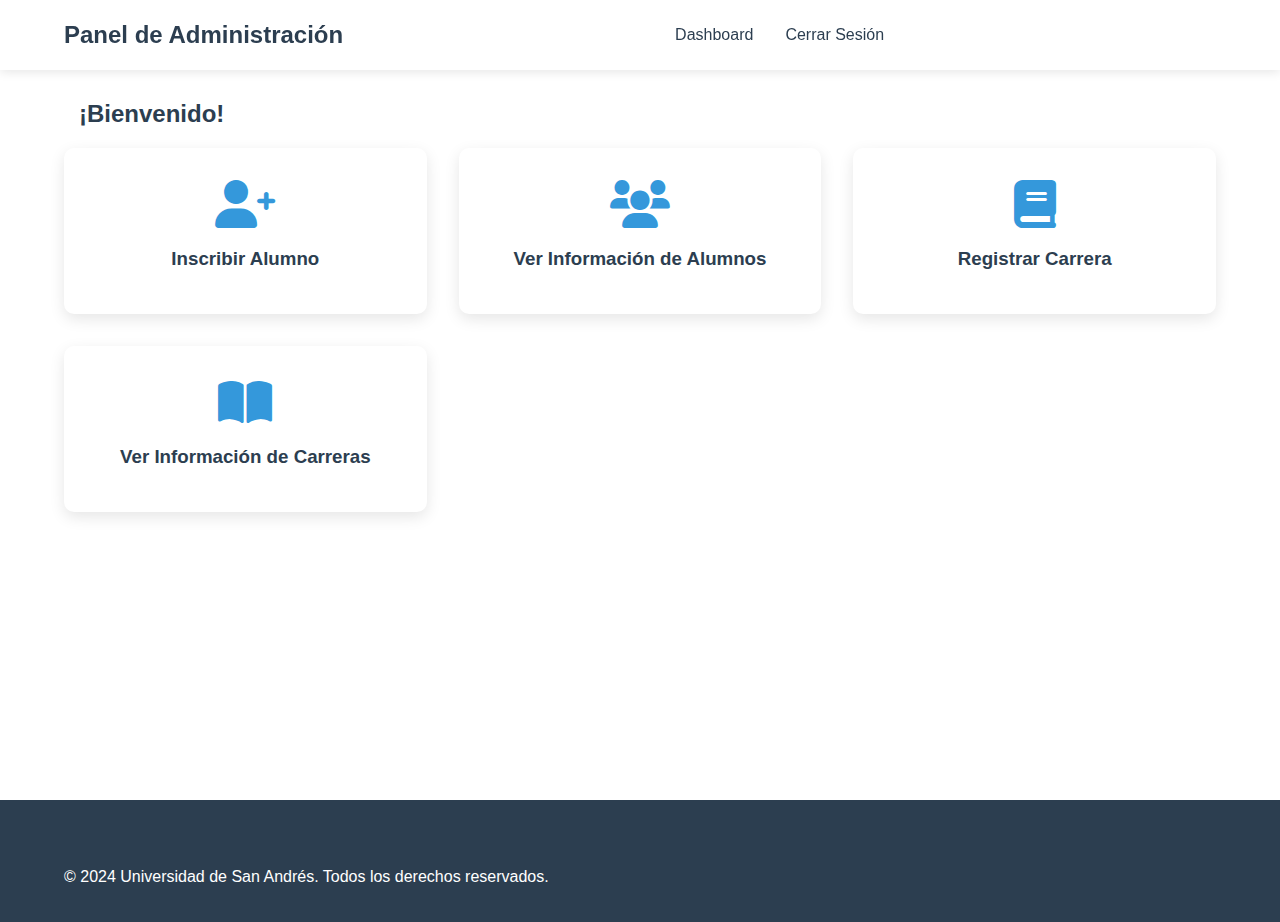
<file: admin/admin.html>
<!DOCTYPE html>
<html lang="es">
<head>
    <meta charset="UTF-8">
    <meta name="viewport" content="width=device-width, initial-scale=1.0">
    <title>Panel de Administración - Universidad de San Andrés</title>
    <link rel="stylesheet" href="admin_styles.css">  <!-- Enlace a tu CSS -->
    <link href="https://cdnjs.cloudflare.com/ajax/libs/font-awesome/6.0.0/css/all.min.css" rel="stylesheet">
</head>
<body>
    <header>
        <nav class="navbar">
            <div class="logo">
                <h1>Panel de Administración</h1>
            </div>
            <ul class="nav-links">
                <li><a href="#">Dashboard</a></li>
                <li><a href="./logout.html">Cerrar Sesión</a></li> </ul>
            <div class="hamburger">
                <span></span>
                <span></span>
                <span></span>
            </div>
        </nav>
    </header>

    <main>
        <section class="admin-dashboard">
            <h2>¡Bienvenido!</h2>
            <div class="dashboard-grid">

                <a href="./InscribirAlumnos/insicribirAlumnos.html" class="dashboard-card">
                    <i class="fas fa-user-plus"></i>
                    <h3>Inscribir Alumno</h3>
                </a>

                <a href="./admin/ver_alumno.html" class="dashboard-card">
                    <i class="fas fa-users"></i>
                    <h3>Ver Información de Alumnos</h3>
                </a>

                <a href="./admin/registrar_carrera.html" class="dashboard-card">
                    <i class="fas fa-book"></i>
                    <h3>Registrar Carrera</h3>
                </a>

                <a href="./admin/ver_carrera.html" class="dashboard-card">
                    <i class="fas fa-book-open"></i>
                    <h3>Ver Información de Carreras</h3>
                </a>
                

            </div>
        </section>
    </main>

    <footer>
        <div class="footer-content">
            <div class="footer-bottom">
                <p>© 2024 Universidad de San Andrés. Todos los derechos reservados.</p>
            </div>
        </div>
    </footer>

    <script src="admin_app.js"></script> <!-- Enlace a tu JS -->
</body>
</html>
</file>
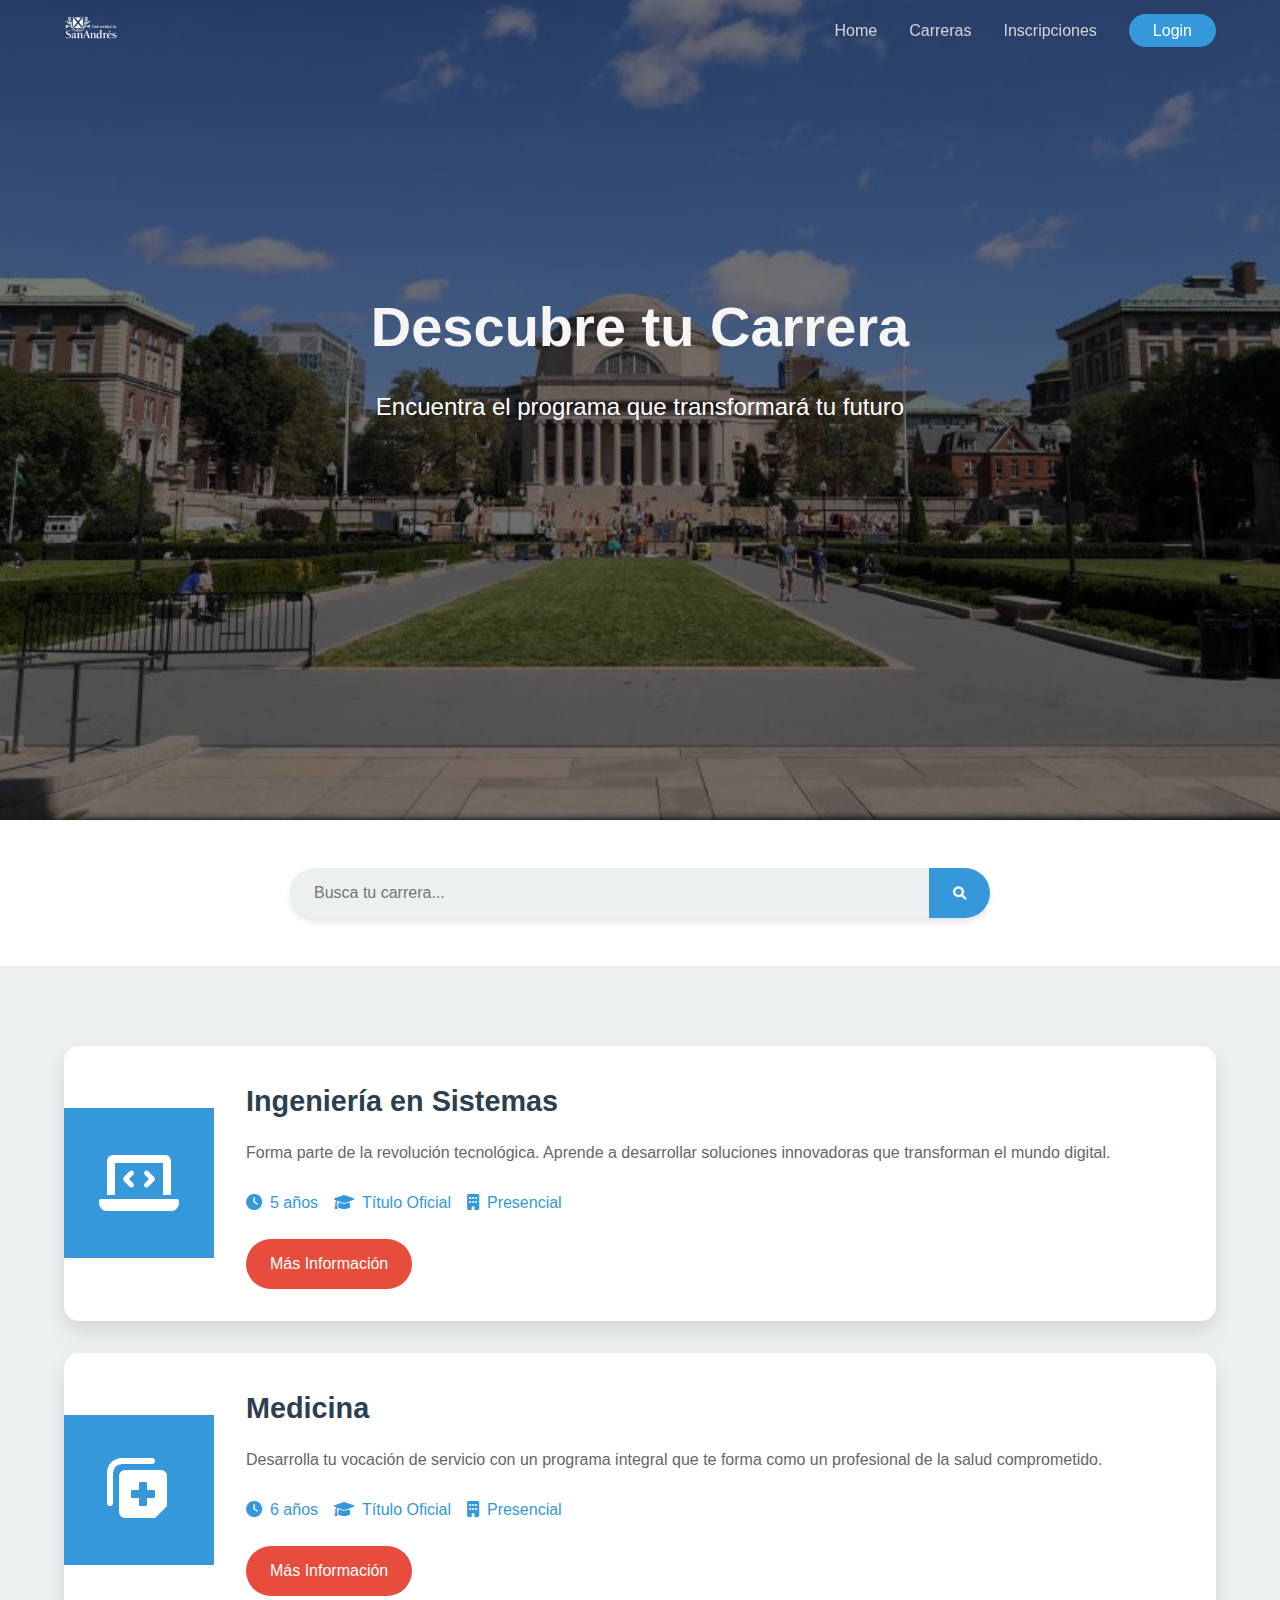
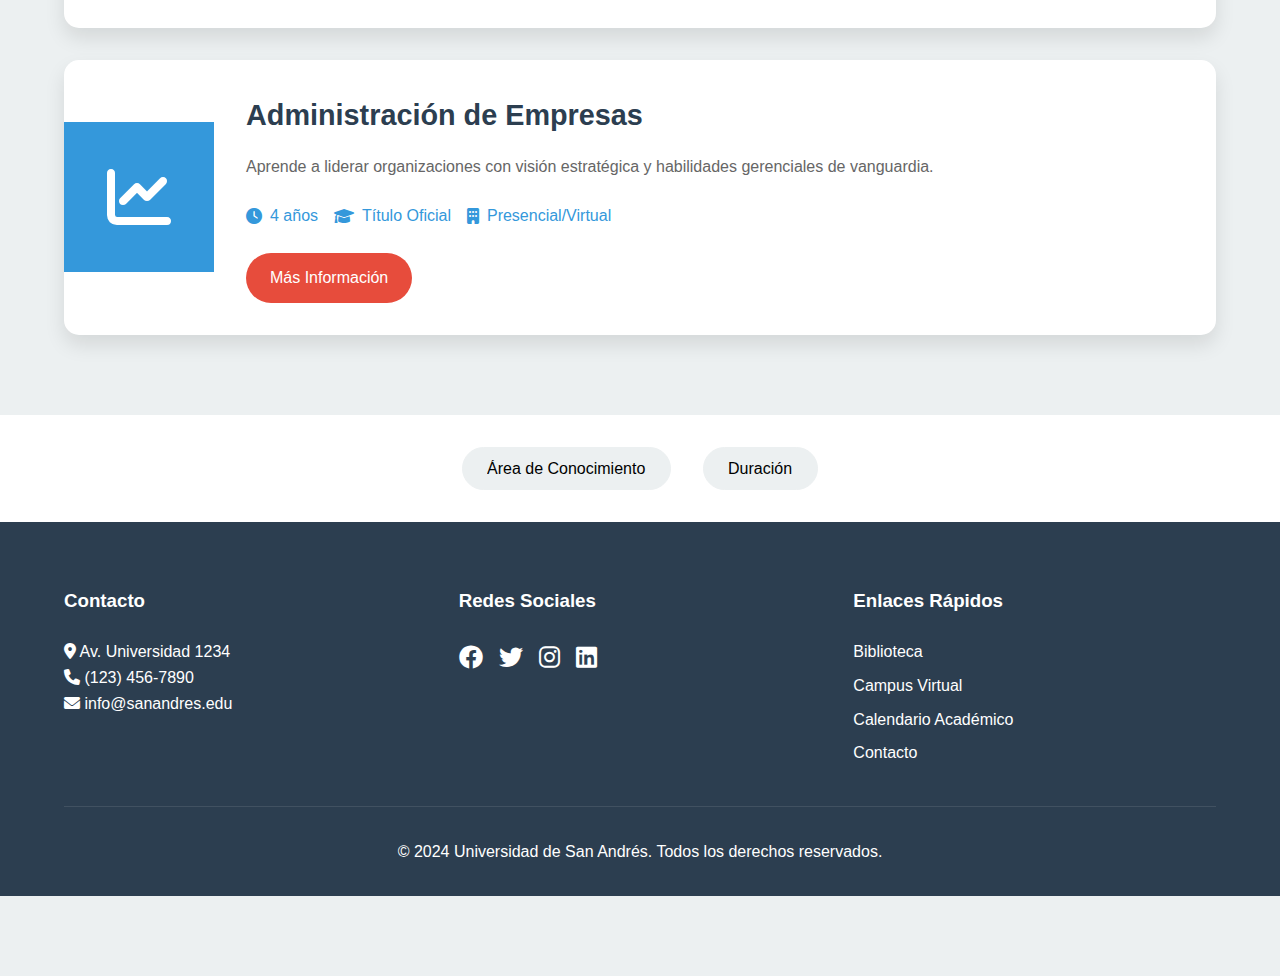
<file: carreras/carreras.html>
<!DOCTYPE html>
<html lang="es">
<head>
    <meta charset="UTF-8">
    <meta name="viewport" content="width=device-width, initial-scale=1.0">
    <title>Carreras - Universidad de San Andrés</title>
    <link href="https://cdnjs.cloudflare.com/ajax/libs/font-awesome/6.0.0/css/all.min.css" rel="stylesheet">
    <link rel="stylesheet" href="carreras.css">
    <link rel="stylesheet" href="../navbar/navbar.css">
</head>
<body>
    <header>
        <!--
        <nav class="navbar">
            <div class="logo">
                <a href="../index.html" style="text-decoration: none;"><h1>Universidad de San Andrés</h1></a>
            </div>
            <ul class="nav-links">
                <li><a href="../index.html" style="text-decoration: none;">Home</a></li>
                <li><a href="#" class="active">Carreras</a></li>
                <li><a href="#">Inscripciones</a></li>
                <li><a href="#" class="login-btn">Login</a></li>
            </ul>
            <div class="hamburger">
                <span></span>
                <span></span>
                <span></span>
            </div>
        </nav>-->
        <div id="navbar-container"></div>
    </header>

    <main>
        <section class="careers-hero">
            <div class="hero-content">
                <h2>Descubre tu Carrera</h2>
                <p>Encuentra el programa que transformará tu futuro</p>
            </div>
        </section>

        <section class="careers-search">
            <div class="search-container">
                <input type="text" class="search-input" placeholder="Busca tu carrera...">
                <button class="search-button">
                    <i class="fas fa-search"></i>
                </button>
            </div>
        </section>

        <section class="careers-grid">
            <div class="career-card"></div>
        </section>

        <section class="career-filters">
            <div class="filter-container">
                <div class="filter-dropdown">
                    <select class="area-filter">
                        <option value="">Área de Conocimiento</option>
                        <option value="tecnologia">Tecnología</option>
                        <option value="salud">Salud</option>
                        <option value="negocios">Negocios</option>
                        <option value="humanidades">Humanidades</option>
                    </select>
                </div>
                <div class="filter-dropdown">
                    <select class="duration-filter">
                        <option value="">Duración</option>
                        <option value="3">3 años</option>
                        <option value="4">4 años</option>
                        <option value="5">5 años</option>
                        <option value="6">6 años</option>
                    </select>
                </div>
            </div>
        </section>
    </main>

    <footer>
        <div class="footer-content">
            <div class="footer-section">
                <h3>Contacto</h3>
                <p><i class="fas fa-map-marker-alt"></i> Av. Universidad 1234</p>
                <p><i class="fas fa-phone"></i> (123) 456-7890</p>
                <p><i class="fas fa-envelope"></i> info@sanandres.edu</p>
            </div>
            <div class="footer-section">
                <h3>Redes Sociales</h3>
                <div class="social-links">
                    <a href="#"><i class="fab fa-facebook"></i></a>
                    <a href="#"><i class="fab fa-twitter"></i></a>
                    <a href="#"><i class="fab fa-instagram"></i></a>
                    <a href="#"><i class="fab fa-linkedin"></i></a>
                </div>
            </div>
            <div class="footer-section">
                <h3>Enlaces Rápidos</h3>
                <ul>
                    <li><a href="#">Biblioteca</a></li>
                    <li><a href="#">Campus Virtual</a></li>
                    <li><a href="#">Calendario Académico</a></li>
                    <li><a href="#">Contacto</a></li>
                </ul>
            </div>
        </div>
        <div class="footer-bottom">
            <p>&copy; 2024 Universidad de San Andrés. Todos los derechos reservados.</p>
        </div>
    </footer>
    <script src="carreras.js"></script>
    <script src="../navbar/navbar.js"></script>
</body>
</html>
</file>
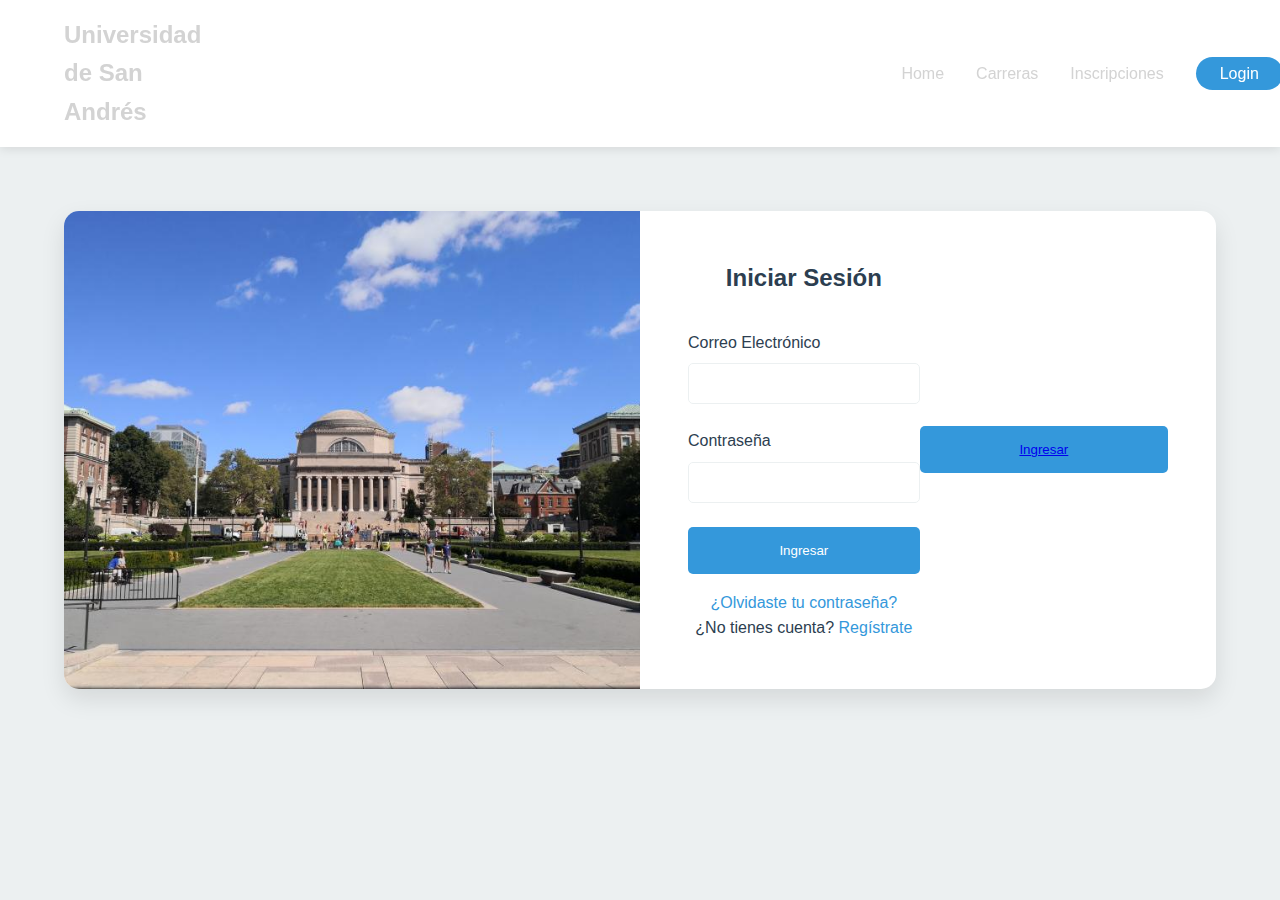
<file: login/login.html>
<!DOCTYPE html>
<html lang="es">
<head>
    <meta charset="UTF-8">
    <title>Iniciar Sesión - Universidad de San Andrés</title>
    <link rel="stylesheet" href="login.css">
</head>
<body>
    <nav class="navbar">
        <div class="logo">
            <h1>Universidad de San Andrés</h1>
        </div>
        <ul class="nav-links">
            <li><a href="../main/index.html">Home</a></li>
            <li><a href="./carreras/carreras.html">Carreras</a></li>
            <li><a href="#">Inscripciones</a></li>
            <li><a href="#" class="login-btn">Login</a></li>
        </ul>
        <div class="hamburger">
            <span></span>
            <span></span>
            <span></span>
        </div>
    </nav>

    <div class="login-container">
        <div class="login-wrapper">
            <div class="login-image">
                <img src="/assets/unicampus.jpg" alt="Campus Universidad de San Andrés">
            </div>
            <div class="login-form-section">
                <form class="login-form">
                    <h2>Iniciar Sesión</h2>
                    <div class="form-group">
                        <label for="email">Correo Electrónico</label>
                        <input type="email" id="email" name="email" required>
                    </div>
                    <div class="form-group">
                        <label for="password">Contraseña</label>
                        <input type="password" id="password" name="password" required>
                    </div>
                    <button type="submit" class="login-submit">Ingresar</button>
                    <div class="form-footer">
                        <a href="#" class="forgot-password">¿Olvidaste tu contraseña?</a>
                        <p>¿No tienes cuenta? <a href="#" class="register-link">Regístrate</a></p>
                    </div>
                </form>
                <button type="submit" class="login-submit"><a href="../admin/admin.html">Ingresar</a></button>
            </div>
        </div>
    </div>
    <script src="login.js"></script>
</body>
</html>
</file>
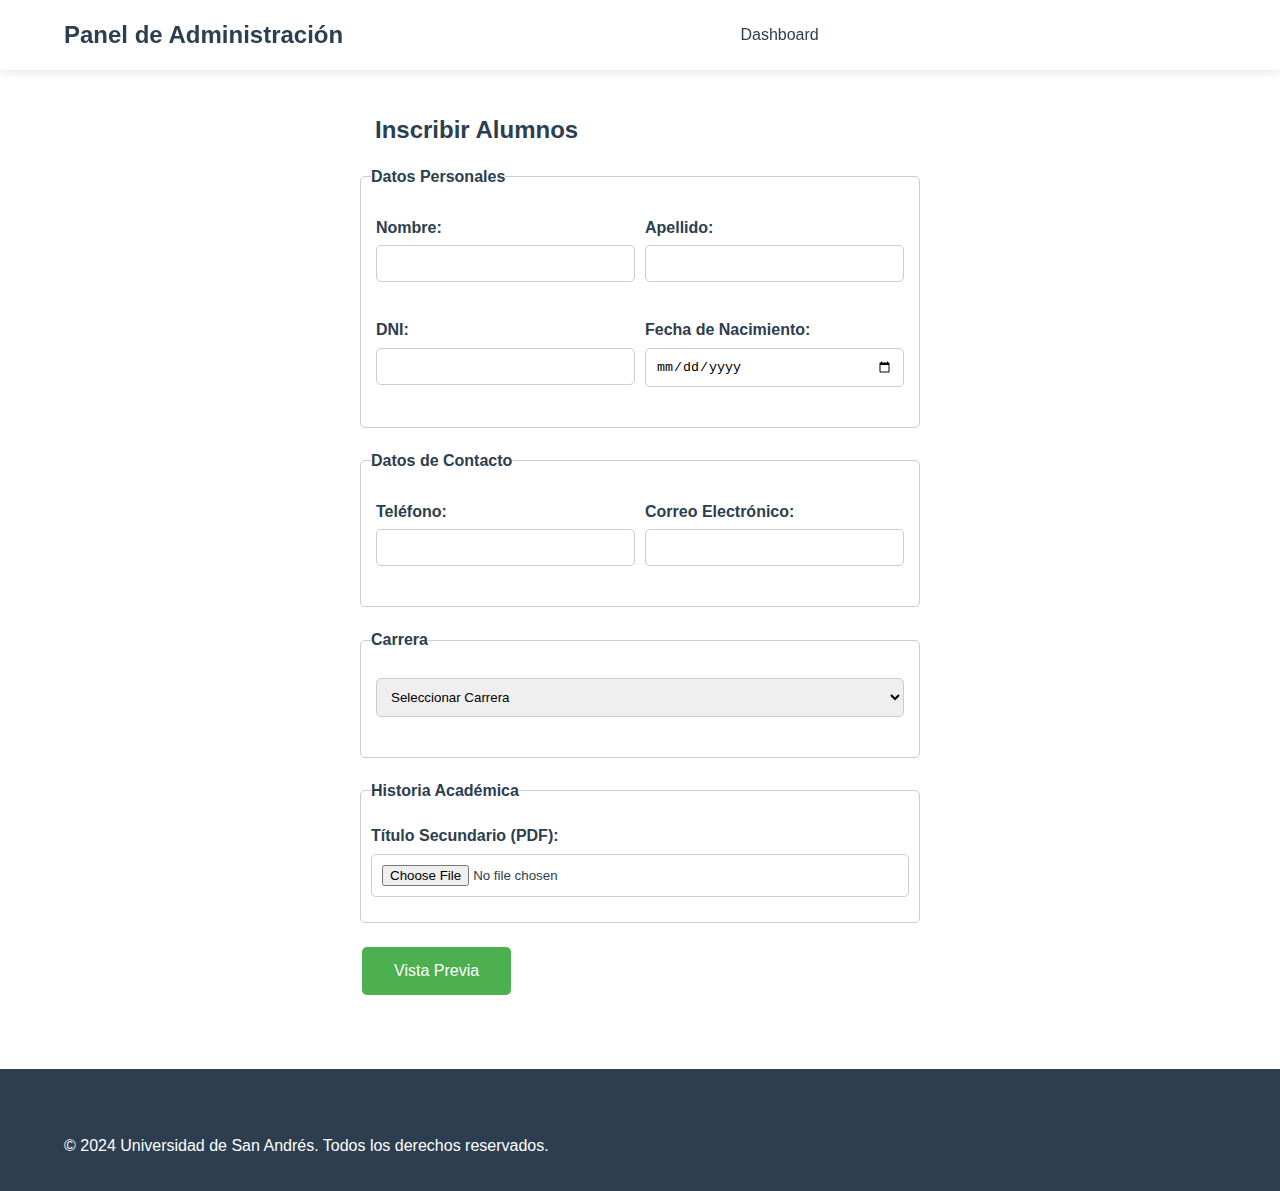
<file: admin/InscribirAlumnos/insicribirAlumnos.html>
<!DOCTYPE html>
<html lang="es">
<head>
    <meta charset="UTF-8">
    <meta name="viewport" content="width=device-width, initial-scale=1.0">
    <title>Inscribir Alumno - Universidad de San Andrés</title>
    <link rel="stylesheet" href="../admin_styles.css">  
    <link href="https://cdnjs.cloudflare.com/ajax/libs/font-awesome/6.0.0/css/all.min.css" rel="stylesheet">
</head>
<body>
    <div id="content-wrapper"> <header> </header> <main> </main> </div>  // navbar y main dentro del contenedor
        <nav class="navbar">
            <div class="logo">
                <h1>Panel de Administración</h1>
            </div>
            <ul class="nav-links">
                <li><a href="admin.html">Dashboard</a></li> </ul>
            <div class="hamburger">
                <span></span>
                <span></span>
                <span></span>
            </div>
        </nav>
    </header>

    <main>
        <section id="inscripcion-alumnos">
            <h2>Inscribir Alumnos</h2>
            <form id="formulario-inscripcion">
                <fieldset>
                  <legend>Datos Personales</legend>
                  <div class="row">
                    <div class="col">
                      <label for="nombre">Nombre:</label>
                      <input type="text" id="nombre" name="nombre" required>
                    </div>
                    <div class="col">
                      <label for="apellido">Apellido:</label>
                      <input type="text" id="apellido" name="apellido" required>
                    </div>
                  </div>
                  <div class="row">
                     <div class="col">
                      <label for="dni">DNI:</label>
                      <input type="text" id="dni" name="dni" required>
                    </div>
                    <div class="col">
                      <label for="fechaNacimiento">Fecha de Nacimiento:</label>
                      <input type="date" id="fechaNacimiento" name="fechaNacimiento" required>
                    </div>
              
                  </div>
              
                  </fieldset>
              
              
                  <fieldset>
                    <legend>Datos de Contacto</legend>
              
                      <div class="row">
                           <div class="col">
                      <label for="telefono">Teléfono:</label>
                      <input type="tel" id="telefono" name="telefono" required>
                    </div>
                    <div class="col">
                      <label for="correo">Correo Electrónico:</label>
                      <input type="email" id="correo" name="correo" required>
                    </div>
              
                      </div>
              
                  </fieldset>

                  <fieldset>
                    <legend>Carrera</legend>
              
                      <div class="row">
                           <div class="col">
                            <select id="carrera" name="carrera" required>
                                <option value="">Seleccionar Carrera</option>
                                <!-- Aquí irán las opciones de carreras (se completarán con JS o backend) -->
                            </select>                    
                        </div>
                      </div>
              
                  </fieldset>
              
                <fieldset>
                  <legend>Historia Académica</legend>
                  <label for="tituloSecundario">Título Secundario (PDF):</label>
                  <input type="file" id="tituloSecundario" name="tituloSecundario" accept=".pdf" required>
              
              
                </fieldset>
              
                  </form>

                <button type="button" id="btnVistaPrevia">Vista Previa</button>
            </form>

            <div id="modalVistaPrevia" class="modal">
                <div class="modal-content">
                    <span class="close-modal">&times;</span>
                    <h3>Vista Previa de la Inscripción</h3>

                    <p><span class="preview-label">Nombre:</span> <span id="preview-nombre"></span></p>
                    <p><span class="preview-label">Apellido:</span> <span id="preview-apellido"></span></p>
                    <p><span class="preview-label">DNI:</span> <span id="preview-dni"></span></p>
                    <p><span class="preview-label">Fecha de Nacimiento:</span> <span id="preview-fechaNacimiento"></span></p>
                    <p><span class="preview-label">Teléfono:</span> <span id="preview-telefono"></span></p>
                    <p><span class="preview-label">Correo Electrónico:</span> <span id="preview-correo"></span></p>
                    <p><span class="preview-label">Domicilio:</span> <span id="preview-domicilio"></span></p>
                    <p><span class="preview-label">Carrera:</span> <span id="preview-carrera"></span></p>



                    <button id="btnCompletar">Completar</button>
                </div>
            </div>
        </section>
    </main>

    <footer>
        <div class="footer-content">
            <div class="footer-bottom">
                <p>© 2024 Universidad de San Andrés. Todos los derechos reservados.</p>
            </div>
        </div>
    </footer>

    <script src="./inscribirAlumnos.js"></script>
     <link rel="stylesheet" href="./inscribirAlumnos.css">

</body>
</html>
</file>
<file: admin/admin_styles.css>
/* Variables globales (igual que en styles.css) */
:root {
    --primary-color: #2C3E50;
    --secondary-color: #3498DB;
    --accent-color: #E74C3C;
    --text-color: #2C3E50;
    --light-gray: #ECF0F1;
    --white: #FFFFFF;
    --transition: all 0.3s ease;
}

h2{
    margin: 15px 15px 15px 15px;
}

/* Reset y estilos base (igual que en styles.css) */
* {
    margin: 0;
    padding: 0;
    box-sizing: border-box;
}

body {
    font-family: 'Segoe UI', Tahoma, Geneva, Verdana, sans-serif;
    line-height: 1.6;
    color: var(--text-color);
}

/* Navegación (similar a styles.css, pero simplificado para el admin) */
.navbar {
    background: var(--white);
    padding: 1rem 5%;
    position: fixed;
    width: 100%;
    top: 0;
    z-index: 1000;
    display: flex;
    justify-content: space-between;
    align-items: center;
    box-shadow: 0 2px 10px rgba(0,0,0,0.1);
}

.logo h1 {
    font-size: 1.5rem;
    color: var(--primary-color); /* Color del logo en el admin */
}

.nav-links {
    display: flex;
    list-style: none;
    gap: 2rem;
}

.nav-links a {
    text-decoration: none;
    color: var(--primary-color);
    font-weight: 500;
    transition: var(--transition);
}

.nav-links a:hover {
    color: var(--secondary-color);
}


/* Dashboard */
.admin-dashboard {
    padding: 5rem 5%;
    min-height: calc(100vh - 100px); /* Ajusta para evitar que el footer se superponga */
}

.dashboard-grid {
    display: grid;
    align-items: center; /* Vertically center within the grid area */
    justify-content: center; /* Horizontally center the grid */
    align-content: center;
    align-items: center;
    grid-column: 3;
    grid-template-columns: repeat(auto-fit, minmax(300px, 1fr));
    gap: 2rem;
}

.dashboard-card {
    background: var(--white);
    border-radius: 10px;
    padding: 2rem;
    text-align: center;
    box-shadow: 0 5px 15px rgba(0,0,0,0.1);
    transition: var(--transition);
    text-decoration: none; /* Para que los enlaces no tengan subrayado */
    color: var(--primary-color); /* Color del texto de las tarjetas */
}

.dashboard-card:hover {
    transform: translateY(-5px);
    box-shadow: 0 10px 20px rgba(0,0,0,0.15);
    background-color: var(--light-gray);
}

.dashboard-card i {
    font-size: 3rem;
    color: var(--secondary-color);
    margin-bottom: 1rem;
}

.dashboard-card h3 {
    margin-bottom: 0.5rem;
}


/* Footer (similar a styles.css) */
footer {
    background: var(--primary-color);
    color: var(--white);
    padding: 4rem 5% 2rem;
    position: relative; /* Para evitar que el footer se superponga al contenido */
    bottom: 0;
    width: 100%;
}

/* Responsividad (Ajusta según sea necesario) */
@media (max-width: 768px) {
    .nav-links {
        display: none;
    }
    .hamburger {
        display: block;
        cursor: pointer;
    }
    .hamburger span {
        display: block;
        width: 25px;
        height: 3px;
        background: var(--text-color);
        margin: 5px 0;
    }
}
</file>
<file: carreras/carreras.css>
/* Variables globales (reutilizando las mismas del home) */
:root {
    --primary-color: #2C3E50;
    --secondary-color: #3498DB;
    --accent-color: #E74C3C;
    --text-color: #2C3E50;
    --light-gray: #ECF0F1;
    --white: #FFFFFF;
    --transition: all 0.3s ease;
}

* {
    margin: 0;
    padding: 0;
    box-sizing: border-box;
}

body {
    font-family: 'Segoe UI', Tahoma, Geneva, Verdana, sans-serif;
    line-height: 1.6;
    color: var(--text-color);
    background-color: var(--light-gray);
}

/* Navbar (mismo del home) */

/* Careers Hero */
.careers-hero {
    height: 100vh;
    background: linear-gradient(rgba(0,0,0,0.5), rgba(0,0,0,0.5)), url('/assets/unicampus.jpg');
    background-size: cover;
    background-position: center;
    display: flex;
    align-items: center;
    text-align: center;
    color: var(--white);
    padding: 0 5%;
    margin-top: -80px;
}

.hero-content {
    max-width: 800px;
    margin: 0 auto;
}

.hero-content h2 {
    font-size: 3.5rem;
    margin-bottom: 1rem;
    color: whitesmoke;
}

.hero-content p {
    font-size: 1.5rem;
    margin-bottom: 2rem;
}

.cta-button {
    display: inline-block;
    padding: 1rem 2rem;
    background: var(--accent-color);
    color: var(--white);
    text-decoration: none;
    border-radius: 30px;
    font-size: 1.2rem;
    transition: var(--transition);
}

.cta-button:hover {
    background: var(--secondary-color);
    transform: translateY(-3px);
}

/* Barra de Búsqueda */
.careers-search {
    padding: 3rem 5%;
    background: var(--white);
}

.search-container {
    display: flex;
    max-width: 700px;
    margin: 0 auto;
    box-shadow: 0 4px 6px rgba(0,0,0,0.1);
    border-radius: 50px;
    overflow: hidden;
}

.search-input {
    flex-grow: 1;
    padding: 1rem 1.5rem;
    border: none;
    font-size: 1rem;
    background: var(--light-gray);
}

.search-button {
    padding: 1rem 1.5rem;
    background: var(--secondary-color);
    color: var(--white);
    border: none;
    cursor: pointer;
    transition: var(--transition);
}

.search-button:hover {
    background: var(--primary-color);
}

/* Career Cards */
.careers-grid {
    padding: 3rem 5%;
}

.career-card {
    background: var(--white);
    display: flex;
    align-items: center;
    border-radius: 15px;
    overflow: hidden;
    box-shadow: 0 10px 20px rgba(0,0,0,0.1);
    transition: var(--transition);
    margin-bottom: 2rem;
}

.career-card:hover {
    transform: translateY(-10px);
    box-shadow: 0 15px 30px rgba(0,0,0,0.15);
}

.career-icon {
    background: var(--secondary-color);
    color: var(--white);
    width: 150px;
    height: 150px;
    display: flex;
    align-items: center;
    justify-content: center;
    font-size: 4rem;
}

.career-info {
    padding: 2rem;
    flex-grow: 1;
}

.career-info h3 {
    font-size: 1.8rem;
    margin-bottom: 1rem;
    color: var(--primary-color);
}

.career-info p {
    margin-bottom: 1.5rem;
    color: #666;
}

.career-details {
    display: flex;
    gap: 1rem;
    margin-bottom: 1.5rem;
}

.career-details .detail {
    display: flex;
    align-items: center;
    gap: 0.5rem;
    color: var(--secondary-color);
}

.more-info-btn {
    display: inline-block;
    padding: 0.75rem 1.5rem;
    background: var(--accent-color);
    color: var(--white);
    text-decoration: none;
    border-radius: 25px;
    transition: var(--transition);
}

.more-info-btn:hover {
    background: var(--secondary-color);
    transform: translateY(-3px);
}

/* Filtros */
.career-filters {
    padding: 2rem 5%;
    background: var(--white);
}

.filter-container {
    display: flex;
    justify-content: center;
    gap: 2rem;
}

.filter-dropdown select {
    padding: 0.75rem 1.5rem;
    border: 1px solid var(--light-gray);
    border-radius: 25px;
    appearance: none;
    background: var(--light-gray);
    font-size: 1rem;
    cursor: pointer;
    transition: var(--transition);
}

.filter-dropdown select:hover {
    border-color: var(--secondary-color);
}

/* Footer (mismo del home) */
footer {
    background: var(--primary-color);
    color: var(--white);
    padding: 4rem 5% 2rem;
}

.footer-content {
    display: grid;
    grid-template-columns: repeat(auto-fit, minmax(250px, 1fr));
    gap: 2rem;
}

.footer-section h3 {
    margin-bottom: 1.5rem;
}

.social-links {
    display: flex;
    gap: 1rem;
}

.social-links a {
    color: var(--white);
    font-size: 1.5rem;
    transition: var(--transition);
}

.social-links a:hover {
    color: var(--secondary-color);
}

.footer-section ul {
    list-style: none;
}

.footer-section ul li {
    margin-bottom: 0.5rem;
}

.footer-section ul li a {
    color: var(--white);
    text-decoration: none;
    transition: var(--transition);
}

.footer-section ul li a:hover {
    color: var(--secondary-color);
}

.footer-bottom {
    margin-top: 2rem;
    padding-top: 2rem;
    border-top: 1px solid rgba(255,255,255,0.1);
    text-align: center;
}

/* Responsive Design */
@media (max-width: 768px) {
    .career-card {
        flex-direction: column;
        text-align: center;
    }

    .career-icon {
        width: 100%;
        height: 200px;
    }

    .filter-container {
        flex-direction: column;
        align-items: center;
    }

    .careers-hero h2 {
        font-size: 2rem;
    }

    .careers-hero p {
        font-size: 1.2rem;
    }
}
</file>
<file: navbar/navbar.css>
/* Navegación */
.navbar {
    background: transparent;
    box-shadow: none;
    padding: 1rem 5%;
    position: fixed;
    width: 100%;
    top: 0;
    z-index: 1000;
    display: flex;
    justify-content: space-between;
    align-items: center;
}

.logo h1 {
    font-size: 1.5rem;
    color: lightgray;
}

#logoUniversidad {
    width: 75%; /* La imagen ocupará el 50% del ancho del contenedor */
    height: auto;
}

.nav-links {
    display: flex;
    margin-left: 700px;
    list-style: none;
    gap: 2rem;
}

.nav-links a {
    text-decoration: none;
    color: lightgray;
    font-weight: 500;
    transition: var(--transition);
}

.nav-links a:hover {
    color: var(--secondary-color);
}

.login-btn {
    background: var(--secondary-color);
    color: var(--white) !important;
    padding: 0.5rem 1.5rem;
    border-radius: 25px;
}

.login-btn:hover {
    background: var(--primary-color);
    transform: translateY(-2px);
}
</file>
<file: login/login.css>
/* Login Page Styles */
.login-container {
    display: flex;
    justify-content: center;
    align-items: center;
    min-height: 100vh;
    background-color: var(--light-gray);
}

.login-wrapper {
    display: grid;
    grid-template-columns: 1fr 1fr;
    width: 90%;
    max-width: 1200px;
    background: var(--white);
    box-shadow: 0 10px 25px rgba(0,0,0,0.1);
    border-radius: 15px;
    overflow: hidden;
}

.login-image {
    position: relative;
}

.login-image img {
    width: 100%;
    height: 100%;
    object-fit: cover;
}

.login-form-section {
    display: flex;
    justify-content: center;
    align-items: center;
    padding: 3rem;
}

.login-form {
    width: 100%;
    max-width: 400px;
}

.login-form h2 {
    text-align: center;
    margin-bottom: 2rem;
    color: var(--primary-color);
}

.form-group {
    margin-bottom: 1.5rem;
}

.form-group label {
    display: block;
    margin-bottom: 0.5rem;
    color: var(--text-color);
}

.form-group input {
    width: 100%;
    padding: 0.75rem;
    border: 1px solid var(--light-gray);
    border-radius: 5px;
    transition: border-color 0.3s ease;
}

.form-group input:focus {
    outline: none;
    border-color: var(--secondary-color);
}

.login-submit {
    width: 100%;
    background: var(--secondary-color);
    color: var(--white);
    border: none;
    padding: 1rem;
    border-radius: 5px;
    cursor: pointer;
    transition: background 0.3s ease;
}

.login-submit:hover {
    background: var(--primary-color);
}

.form-footer {
    text-align: center;
    margin-top: 1rem;
}

.forgot-password, .register-link {
    color: var(--secondary-color);
    text-decoration: none;
}

.social-login {
    margin-top: 2rem;
    text-align: center;
}

.social-buttons {
    display: flex;
    justify-content: center;
    gap: 1rem;
}

.social-btn {
    padding: 0.75rem 1.5rem;
    border: none;
    border-radius: 5px;
    cursor: pointer;
    transition: opacity 0.3s ease;
}

.social-btn:hover {
    opacity: 0.8;
}

.social-btn.google {
    background-color: #DB4437;
    color: var(--white);
}

.social-btn.facebook {
    background-color: #3b5998;
    color: var(--white);
}

/* Responsive Design */
@media (max-width: 768px) {
    .login-wrapper {
        grid-template-columns: 1fr;
    }

    .login-image {
        display: none;
    }
}

/* Variables globales */
:root {
    --primary-color: #2C3E50;
    --secondary-color: #3498DB;
    --accent-color: #E74C3C;
    --text-color: #2C3E50;
    --light-gray: #ECF0F1;
    --white: #FFFFFF;
    --transition: all 0.3s ease;
}

/* Reset y estilos base */
* {
    margin: 0;
    padding: 0;
    box-sizing: border-box;
}

body {
    font-family: 'Segoe UI', Tahoma, Geneva, Verdana, sans-serif;
    line-height: 1.6;
    color: var(--text-color);
}

/* Navegación */
.navbar {
    background: var(--white);
    padding: 1rem 5%;
    position: fixed;
    width: 100%;
    top: 0;
    z-index: 1000;
    display: flex;
    justify-content: space-between;
    align-items: center;
    box-shadow: 0 2px 10px rgba(0,0,0,0.1);
}

.logo h1 {
    font-size: 1.5rem;
    color: lightgray;
}

.nav-links {
    display: flex;
    margin-left: 700px;
    list-style: none;
    gap: 2rem;
}

.nav-links a {
    text-decoration: none;
    color: lightgray;
    font-weight: 500;
    transition: var(--transition);
}

.nav-links a:hover {
    color: var(--secondary-color);
}

.login-btn {
    background: var(--secondary-color);
    color: var(--white) !important;
    padding: 0.5rem 1.5rem;
    border-radius: 25px;
}

.login-btn:hover {
    background: var(--primary-color);
    transform: translateY(-2px);
}

/* Hero Section */
.hero {
    height: 100vh;
    background: linear-gradient(rgba(0,0,0,0.5), rgba(0,0,0,0.5)), url('/assets/unicampus.jpg');
    background-size: cover;
    background-position: center;
    display: flex;
    align-items: center;
    text-align: center;
    color: var(--white);
    padding: 0 5%;
    margin-top: -80px;
}

.hero-content {
    max-width: 800px;
    margin: 0 auto;
}

.hero-content h2 {
    font-size: 3.5rem;
    margin-bottom: 1rem;
    color: whitesmoke;
}

.hero-content p {
    font-size: 1.5rem;
    margin-bottom: 2rem;
}

.cta-button {
    display: inline-block;
    padding: 1rem 2rem;
    background: var(--accent-color);
    color: var(--white);
    text-decoration: none;
    border-radius: 30px;
    font-size: 1.2rem;
    transition: var(--transition);
}

.cta-button:hover {
    background: var(--secondary-color);
    transform: translateY(-3px);
}

/* Programas Destacados */
.featured-programs {
    padding: 5rem 5%;
    background: var(--light-gray);
}

.program-grid {
    display: grid;
    grid-template-columns: repeat(auto-fit, minmax(300px, 1fr));
    gap: 2rem;
    margin-top: 2rem;
}

.program-card {
    background: var(--white);
    border-radius: 10px;
    overflow: hidden;
    transition: var(--transition);
}

.program-card:hover {
    transform: translateY(-10px);
    box-shadow: 0 10px 20px rgba(0,0,0,0.1);
}

.program-card img {
    width: 100%;
    height: 200px;
    object-fit: cover;
}

.program-card h3 {
    padding: 1rem;
}

.program-card p {
    padding: 0 1rem 1rem;
}

/* Por qué elegirnos */
.why-choose-us {
    padding: 5rem 5%;
}

.features-grid {
    display: grid;
    grid-template-columns: repeat(auto-fit, minmax(250px, 1fr));
    gap: 2rem;
    margin-top: 2rem;
}

.feature {
    text-align: center;
    padding: 2rem;
    transition: var(--transition);
}

.feature i {
    font-size: 3rem;
    color: var(--secondary-color);
    margin-bottom: 1rem;
}

.feature:hover {
    transform: translateY(-5px);
}

/* Vida Universitaria */
.campus-life {
    padding: 5rem 5%;
    background: var(--light-gray);
}

.campus-gallery {
    display: grid;
    grid-template-columns: repeat(auto-fit, minmax(300px, 1fr));
    gap: 1rem;
    margin-top: 2rem;
}

.campus-gallery img {
    width: 100%;
    height: 250px;
    object-fit: cover;
    border-radius: 10px;
    transition: var(--transition);
}

.campus-gallery img:hover {
    transform: scale(1.05);
}

/* Noticias */
.latest-news {
    padding: 5rem 5%;
}

.news-grid {
    display: grid;
    grid-template-columns: repeat(auto-fit, minmax(300px, 1fr));
    gap: 2rem;
    margin-top: 2rem;
}

.news-card {
    background: var(--white);
    border-radius: 10px;
    overflow: hidden;
    box-shadow: 0 5px 15px rgba(0,0,0,0.1);
}

.news-card img {
    width: 100%;
    height: 200px;
    object-fit: cover;
}

.news-content {
    padding: 1.5rem;
}

.read-more {
    display: inline-block;
    margin-top: 1rem;
    color: var(--secondary-color);
    text-decoration: none;
}

/* Footer */
footer {
    background: var(--primary-color);
    color: var(--white);
    padding: 4rem 5% 2rem;
}

.footer-content {
    display: grid;
    grid-template-columns: repeat(auto-fit, minmax(250px, 1fr));
    gap: 2rem;
}

.footer-section h3 {
    margin-bottom: 1.5rem;
}

.social-links {
    display: flex;
    gap: 1rem;
}

.social-links a {
    color: var(--white);
    font-size: 1.5rem;
    transition: var(--transition);
}

.social-links a:hover {
    color: var(--secondary-color);
}

.footer-section ul {
    list-style: none;
}

.footer-section ul li {
    margin-bottom: 0.5rem;
}

.footer-section ul li a {
    color: var(--white);
    text-decoration: none;
    transition: var(--transition);
}

.footer-section ul li a:hover {
    color: var(--secondary-color);
}

.footer-bottom {
    margin-top: 2rem;
    padding-top: 2rem;
    border-top: 1px solid rgba(255,255,255,0.1);
    text-align: center;
}

/* Responsividad */
@media (max-width: 768px) {
    .nav-links {
        display: none;
    }
    
    .hamburger {
        display: block;
        cursor: pointer;
    }
    
    .hamburger span {
        display: block;
        width: 25px;
        height: 3px;
        background: var(--text-color);
        margin: 5px 0;
    }
    
    .hero-content h2 {
        font-size: 2.5rem;
    }
    
    .hero-content p {
        font-size: 1.2rem;
    }
}

/* Títulos de sección */
section h2 {
    text-align: center;
    font-size: 2.5rem;
    margin-bottom: 2rem;
    color: var(--primary-color);
}

/* Animaciones generales */
.program-card, .feature, .news-card {
    transition: transform 0.3s ease, box-shadow 0.3s ease;
}
</file>
<file: admin/InscribirAlumnos/inscribirAlumnos.css>
/* inscribirAlumnos.css */

#inscripcion-alumnos {
    margin-top: 100px; /* Ajusta este valor según la altura de tu navbar */
    padding: 20px;
    max-width: 600px;
    margin: 50px auto; /* Centra horizontalmente */
}

#inscripcion-alumnos label {
    display: block;
    margin-bottom: 5px;
    font-weight: bold;
}

#inscripcion-alumnos input,
#inscripcion-alumnos select {
    width: 100%;
    padding: 10px;
    margin-bottom: 15px;
    border: 1px solid #ccc;
    border-radius: 5px;
    box-sizing: border-box;
}

#inscripcion-alumnos button {
    background-color: #4CAF50;
    border: none;
    color: white;
    padding: 15px 32px;
    text-align: center;
    text-decoration: none;
    display: inline-block;
    font-size: 16px;
    margin: 4px 2px;
    cursor: pointer;
    border-radius: 5px;
}

/* Estilos del Modal */
.modal {
    display: none;
    position: fixed;
     /* Asegura que el modal esté por encima de otros elementos */
    left: 0;
    top: 0;
    width: 100%;
    height: 100%;
    overflow: hidden; /* Evita el scroll en el body */
    background-color: rgba(0, 0, 0, 0.4);
    z-index: 100; /* Un valor alto para asegurar que el modal esté por encima */
}

.modal-content {
    animation-name: slideDown;
    animation-duration: 0.5s;
    background-color: #fefefe;
    margin: 10% auto;
    padding: 20px;
    border: 1px solid #888;
    box-shadow: 0 4px 8px 0 rgba(0, 0, 0, 0.2);
    border-radius: 5px;
    width: 90%;
    max-width: 800px;
    position: relative; /* Para que overflow-y funcione dentro del modal */
    overflow-y: auto; /* Permite el scroll dentro del modal */
}

.modal-content p {
    margin-bottom: 20px;
}

@keyframes slideDown {
    from {
        top: -300px;
        opacity: 0;
    }
    to {
        top: 15%;
        opacity: 1;
    }
}

.close-modal {
    color: #aaa;
    float: right;
    font-size: 28px;
    font-weight: bold;
    cursor: pointer;
}

.preview-label {
    font-weight: bold;
    margin-right: 10px;
}

.modal.closing {
    animation-name: slideUp;
    animation-duration: 0.5s;
}

@keyframes slideUp {
    from {
        top: 15%;
        opacity: 1;
    }
    to {
        top: -300px;
        opacity: 0;
    }
}

body.modal-open {
    overflow: hidden; /* Desactiva el scroll del body cuando el modal está abierto */
    height: 100%; /* Necesario para que overflow: hidden funcione correctamente en algunos navegadores */
}

/* ... otros estilos ... */

#formulario-inscripcion fieldset {
    margin-bottom: 20px;
    padding: 10px;
    border: 1px solid #ccc;
    border-radius: 5px;
}

#formulario-inscripcion legend {
    font-weight: bold;
    margin-bottom: 10px;
}

.row {
    display: flex;
    flex-wrap: wrap; /* Permite que las columnas se ajusten a la pantalla */
    margin-bottom: 10px;
}

.col {
    flex: 1; /* Distribuye el espacio disponible entre las columnas */
    padding: 5px;
    box-sizing: border-box; /* Incluye el padding en el ancho de la columna */
}



/* Ajusta el ancho de las columnas para pantallas pequeñas */
@media (max-width: 768px) {
    .col {
        flex: 0 0 100%; /* Cada columna ocupa el 100% del ancho en pantallas pequeñas */
        max-width: 100%;
    }
}
</file>
